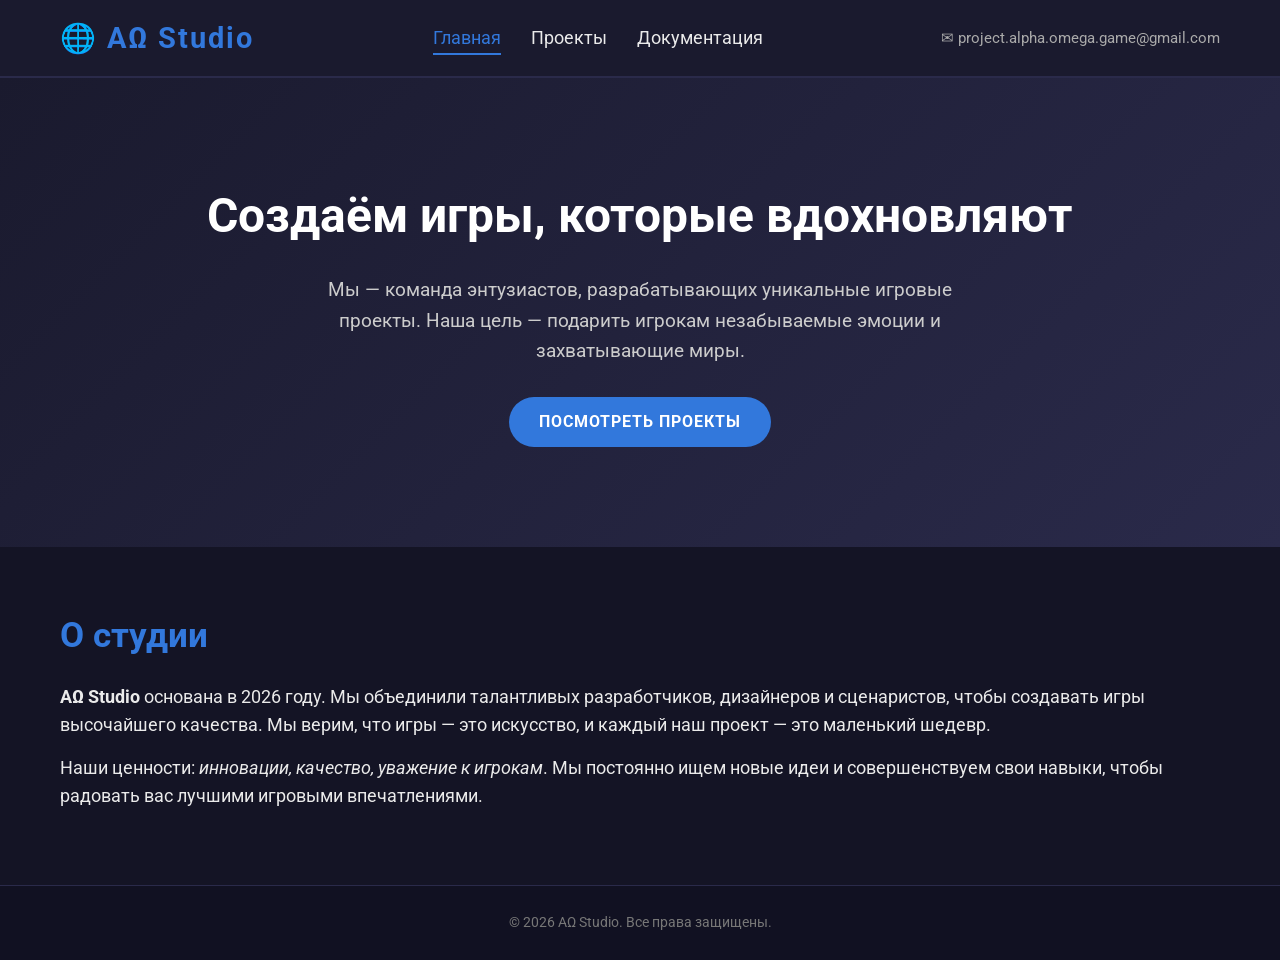
<file: index.html>
<!DOCTYPE html>
<html lang="ru">
<head>
    <meta charset="UTF-8">
    <meta name="viewport" content="width=device-width, initial-scale=1.0">
    <title>ΑΩ Studio — Главная</title>
    <link rel="stylesheet" href="css/style.css">
    <link rel="preconnect" href="https://fonts.googleapis.com">
    <link rel="preconnect" href="https://fonts.gstatic.com" crossorigin>
    <link href="https://fonts.googleapis.com/css2?family=Roboto:wght@400;700&display=swap" rel="stylesheet">
</head>
<body>
    <header>
        <div class="container header-container">
            <div class="logo">
                <a href="index.html">🌐 ΑΩ Studio</a>
            </div>
            <button class="menu-toggle" aria-label="Открыть меню">☰</button>
            <nav>
                <ul class="nav-list">
                    <li><a href="index.html" class="active">Главная</a></li>
                    <li><a href="projects.html">Проекты</a></li>
                    <li><a href="docs.html">Документация</a></li>
                </ul>
            </nav>
            <div class="contacts">
                <a href="mailto:project.alpha.omega.game@gmail.com">✉ project.alpha.omega.game@gmail.com</a>
            </div>
        </div>
    </header>
    
    <main>
        <section class="hero">
            <div class="container">
                <h1>Создаём игры, которые вдохновляют</h1>
                <p>Мы — команда энтузиастов, разрабатывающих уникальные игровые проекты. Наша цель — подарить игрокам незабываемые эмоции и захватывающие миры.</p>
                <a href="projects.html" class="btn">Посмотреть проекты</a>
            </div>
        </section>

        <section class="about">
            <div class="container">
                <h2>О студии</h2>
                <p><strong>ΑΩ Studio</strong> основана в 2026 году. Мы объединили талантливых разработчиков, дизайнеров и сценаристов, чтобы создавать игры высочайшего качества. Мы верим, что игры — это искусство, и каждый наш проект — это маленький шедевр.</p>
                <p>Наши ценности: <em>инновации, качество, уважение к игрокам</em>. Мы постоянно ищем новые идеи и совершенствуем свои навыки, чтобы радовать вас лучшими игровыми впечатлениями.</p>
            </div>
        </section>
    </main>
    
    <footer>
        <div class="container">
            <p>&copy; 2026 ΑΩ Studio. Все права защищены.</p>
        </div>
    </footer>

    <script src="js/menu.js"></script>
</body>
</html>
</file>
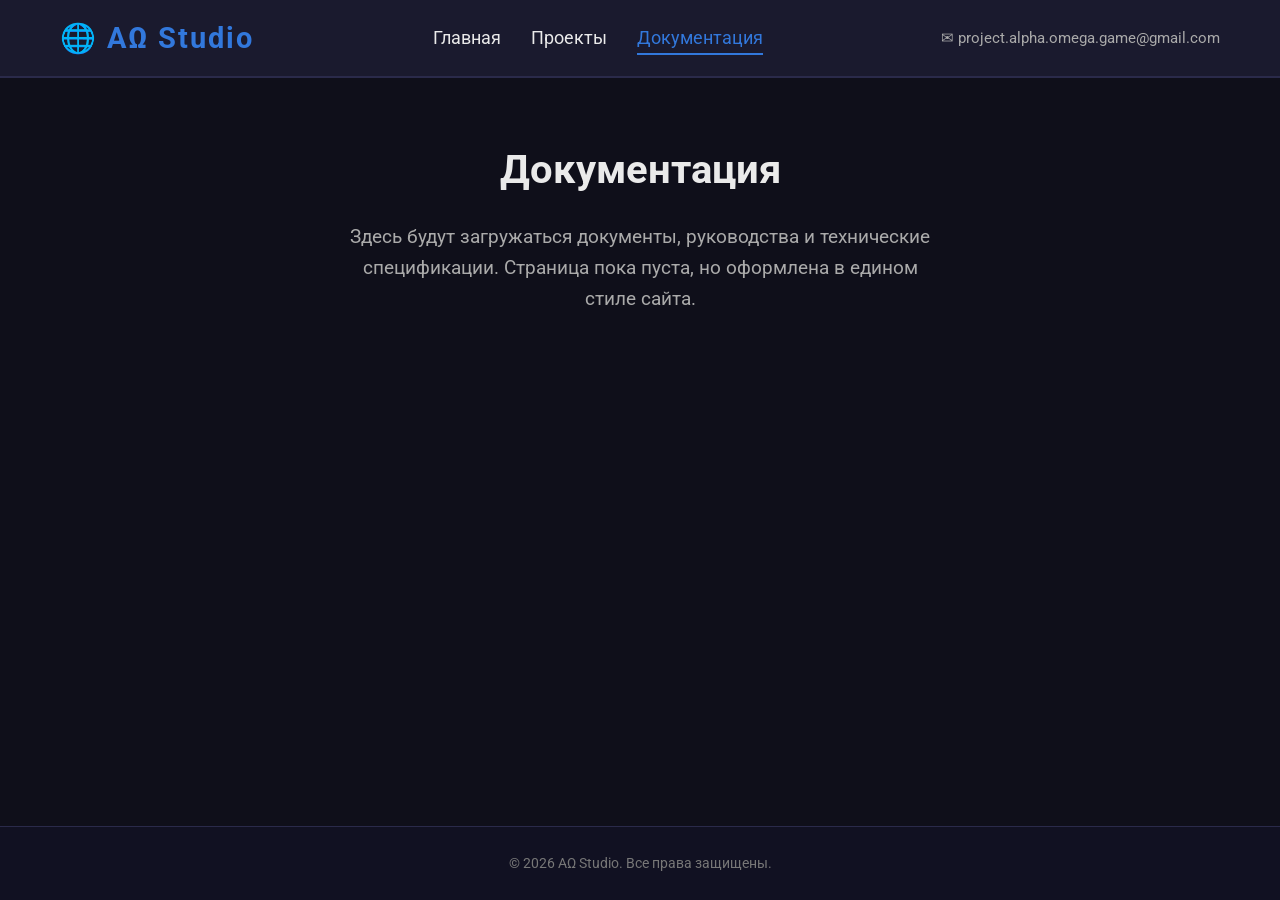
<file: docs.html>
<!DOCTYPE html>
<html lang="ru">
<head>
    <meta charset="UTF-8">
    <meta name="viewport" content="width=device-width, initial-scale=1.0">
    <title>ΑΩ Studio — Документация</title>
    <link rel="stylesheet" href="css/style.css">
    <link rel="preconnect" href="https://fonts.googleapis.com">
    <link rel="preconnect" href="https://fonts.gstatic.com" crossorigin>
    <link href="https://fonts.googleapis.com/css2?family=Roboto:wght@400;700&display=swap" rel="stylesheet">
</head>
<body>
    <header>
        <div class="container header-container">
            <div class="logo">
                <a href="index.html">🌐 ΑΩ Studio</a>
            </div>
            <button class="menu-toggle" aria-label="Открыть меню">☰</button>
            <nav>
                <ul class="nav-list">
                    <li><a href="index.html">Главная</a></li>
                    <li><a href="projects.html">Проекты</a></li>
                    <li><a href="docs.html" class="active">Документация</a></li>
                </ul>
            </nav>
            <div class="contacts">
                <a href="mailto:project.alpha.omega.game@gmail.com">✉ project.alpha.omega.game@gmail.com</a>
            </div>
        </div>
    </header>

    <main>
        <div class="container docs-page">
            <h1>Документация</h1>
            <p>Здесь будут загружаться документы, руководства и технические спецификации. Страница пока пуста, но оформлена в едином стиле сайта.</p>
            <!-- В будущем здесь можно размещать iframe или ссылки на PDF -->
        </div>
    </main>

    <footer>
        <div class="container">
            <p>&copy; 2026 ΑΩ Studio. Все права защищены.</p>
        </div>
    </footer>

    <script src="js/menu.js"></script>
</body>
</html>
</file>
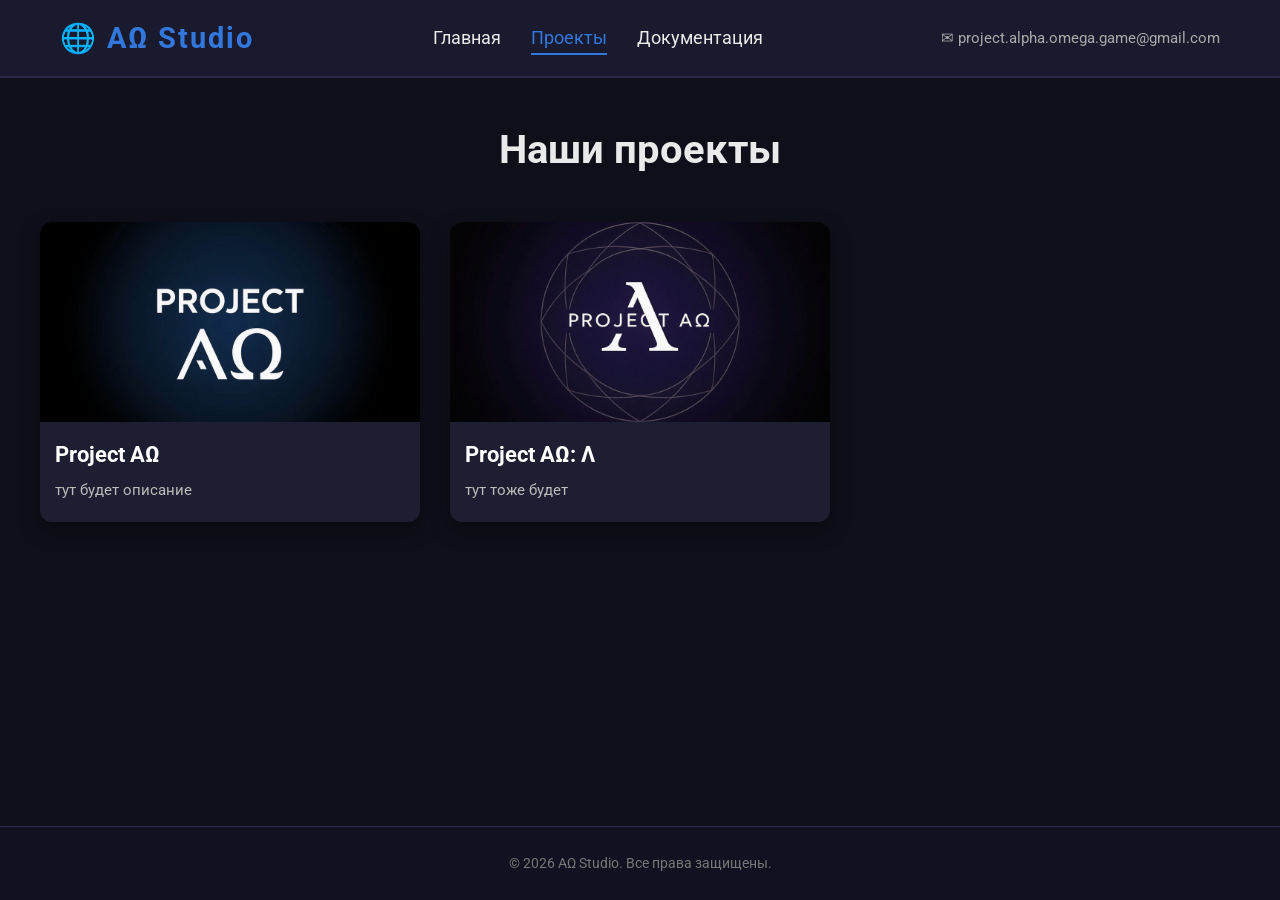
<file: projects.html>
<!DOCTYPE html>
<html lang="ru">
<head>
    <meta charset="UTF-8">
    <meta name="viewport" content="width=device-width, initial-scale=1.0">
    <title>ΑΩ Studio — Проекты</title>
    <link rel="stylesheet" href="css/style.css">
    <link rel="preconnect" href="https://fonts.googleapis.com">
    <link rel="preconnect" href="https://fonts.gstatic.com" crossorigin>
    <link href="https://fonts.googleapis.com/css2?family=Roboto:wght@400;700&display=swap" rel="stylesheet">
</head>
<body>
    <header>
        <div class="container header-container">
            <div class="logo">
                <a href="index.html">🌐 ΑΩ Studio</a>
            </div>
            <button class="menu-toggle" aria-label="Открыть меню">☰</button>
            <nav>
                <ul class="nav-list">
                    <li><a href="index.html">Главная</a></li>
                    <li><a href="projects.html" class="active">Проекты</a></li>
                    <li><a href="docs.html">Документация</a></li>
                </ul>
            </nav>
            <div class="contacts">
                <a href="mailto:project.alpha.omega.game@gmail.com">✉ project.alpha.omega.game@gmail.com</a>
            </div>
        </div>
    </header>

    <main>
        <div class="container projects-page">
            <h1>Наши проекты</h1>
            <div id="projects-grid" class="projects-grid">
                <!-- Карточки будут сгенерированы скриптом -->
            </div>
        </div>
    </main>

    <footer>
        <div class="container">
            <p>&copy; 2026 ΑΩ Studio. Все права защищены.</p>
        </div>
    </footer>

    <script src="js/projects.js"></script>
    <script src="js/menu.js"></script>
</body>
</html>
</file>
<file: css/style.css>
* {
    margin: 0;
    padding: 0;
    box-sizing: border-box;
}

body {
    font-family: 'Roboto', sans-serif;
    background: #0f0f1a;
    color: #eaeaea;
    line-height: 1.6;
    display: flex;
    flex-direction: column;
    min-height: 100vh;
}

.container {
    max-width: 1200px;
    margin: 0 auto;
    padding: 0 20px;
}

a {
    color: #eaeaea;
    text-decoration: none;
    transition: color 0.3s;
}

a:hover {
    color: #3278dc;
}

.btn {
    display: inline-block;
    background: #3278dc;
    color: #fff;
    padding: 12px 30px;
    border-radius: 30px;
    font-weight: 700;
    text-transform: uppercase;
    letter-spacing: 1px;
    transition: background 0.3s, transform 0.2s;
}

.btn:hover {
    background: #c73652;
    transform: scale(1.05);
    color: #fff;
}

header {
    background: #1a1a2e;
    padding: 15px 0;
    border-bottom: 2px solid #2a2a4a;
    position: sticky;
    top: 0;
    z-index: 100;
}

.header-container {
    display: flex;
    align-items: center;
    justify-content: space-between;
    flex-wrap: wrap;
}

.logo a {
    font-size: 1.8rem;
    font-weight: 700;
    color: #3278dc;
    letter-spacing: 2px;
}

.logo a:hover {
    color: #3278dc;
}

.menu-toggle {
    display: none;
    background: none;
    border: none;
    color: #eaeaea;
    font-size: 2rem;
    cursor: pointer;
    padding: 0 10px;
}

nav ul {
    list-style: none;
    display: flex;
    gap: 30px;
}

nav ul li a {
    font-size: 1.1rem;
    padding: 5px 0;
    border-bottom: 2px solid transparent;
    transition: border-color 0.3s;
}

nav ul li a:hover,
nav ul li a.active {
    border-bottom-color: #3278dc;
    color: #3278dc;
}

.contacts {
    display: flex;
    align-items: center;
    gap: 20px;
    font-size: 0.95rem;
}

.contacts a {
    color: #aaa;
}

.contacts a:hover {
    color: #3278dc;
}

.hero {
    background: linear-gradient(135deg, #1a1a2e 0%, #2a2a4a 100%);
    padding: 100px 0;
    text-align: center;
}

.hero h1 {
    font-size: 3rem;
    margin-bottom: 20px;
    color: #fff;
}

.hero p {
    font-size: 1.2rem;
    max-width: 700px;
    margin: 0 auto 30px;
    color: #ccc;
}

.about {
    padding: 60px 0;
    background: #141425;
}

.about h2 {
    font-size: 2.2rem;
    margin-bottom: 20px;
    color: #3278dc;
}

.about p {
    margin-bottom: 15px;
    font-size: 1.1rem;
}

.projects-page {
    padding: 40px 0;
}

.projects-page h1 {
    font-size: 2.5rem;
    margin-bottom: 40px;
    text-align: center;
}

.projects-grid {
    display: grid;
    grid-template-columns: repeat(auto-fill, minmax(280px, 1fr));
    gap: 30px;
}

.project-card {
    background: #1e1e32;
    border-radius: 12px;
    overflow: hidden;
    transition: transform 0.3s, box-shadow 0.3s;
    box-shadow: 0 8px 20px rgba(0, 0, 0, 0.4);
}

.project-card:hover {
    transform: translateY(-10px);
    box-shadow: 0 15px 30px rgba(30, 90, 200, 0.3);
}

.project-card a {
    display: block;
    color: inherit;
}

.project-card img {
    width: 100%;
    height: 200px;
    object-fit: cover;
    display: block;
}

.project-card h3 {
    padding: 15px 15px 5px;
    font-size: 1.4rem;
    color: #fff;
}

.project-card p {
    padding: 0 15px 20px;
    color: #bbb;
    font-size: 0.95rem;
}

.docs-page {
    padding: 60px 0;
    text-align: center;
}

.docs-page h1 {
    font-size: 2.5rem;
    margin-bottom: 20px;
}

.docs-page p {
    font-size: 1.2rem;
    color: #aaa;
    max-width: 600px;
    margin: 0 auto;
}

/* ===== СТРАНИЦА ИГРЫ ===== */
.game-page {
    padding: 40px 0;
}

.game-header h1 {
    font-size: 2.8rem;
    margin-bottom: 20px;
    color: #fff;
}

.game-banner {
    border-radius: 16px;
    overflow: hidden;
    margin-bottom: 30px;
}

.game-banner img {
    width: 100%;
    max-height: 500px;
    object-fit: cover;
    display: block;
}

.game-description h2 {
    font-size: 2rem;
    color: #3278dc;
    margin: 30px 0 15px;
}

.game-description p {
    font-size: 1.1rem;
    margin-bottom: 15px;
    color: #d0d0d0;
}

.game-description ul {
    list-style: square;
    padding-left: 25px;
    margin: 15px 0;
}

.game-description ul li {
    margin-bottom: 8px;
    color: #ccc;
}

.game-screenshots h2 {
    font-size: 2rem;
    color: #3278dc;
    margin: 40px 0 20px;
}

.screenshot-grid {
    display: grid;
    grid-template-columns: repeat(auto-fit, minmax(200px, 1fr));
    gap: 20px;
}

.screenshot-grid img {
    width: 100%;
    height: 150px;
    object-fit: cover;
    border-radius: 10px;
    transition: transform 0.3s;
}

.screenshot-grid img:hover {
    transform: scale(1.05);
}

footer {
    background: #111122;
    padding: 25px 0;
    text-align: center;
    margin-top: auto;
    border-top: 1px solid #2a2a4a;
}

footer p {
    color: #777;
    font-size: 0.9rem;
}

@media (max-width: 992px) {
    .contacts {
        display: none;
    }
}

@media (max-width: 768px) {
    .menu-toggle {
        display: block;
    }

    nav {
        display: none;
        width: 100%;
        order: 3;
        margin-top: 15px;
    }

    nav.open {
        display: block;
    }

    nav ul {
        flex-direction: column;
        align-items: center;
        gap: 15px;
    }

    .header-container {
        flex-wrap: wrap;
    }

    .logo {
        flex: 1;
    }

    .hero h1 {
        font-size: 2.2rem;
    }

    .hero p {
        font-size: 1rem;
    }

    .projects-grid {
        grid-template-columns: 1fr 1fr;
    }

    .game-header h1 {
        font-size: 2rem;
    }

    .screenshot-grid {
        grid-template-columns: 1fr 1fr;
    }
}

@media (max-width: 480px) {
    .projects-grid {
        grid-template-columns: 1fr;
    }

    .screenshot-grid {
        grid-template-columns: 1fr;
    }

    .hero h1 {
        font-size: 1.8rem;
    }

    .btn {
        padding: 10px 20px;
        font-size: 0.9rem;
    }

    .game-header h1 {
        font-size: 1.6rem;
    }
}
</file>
